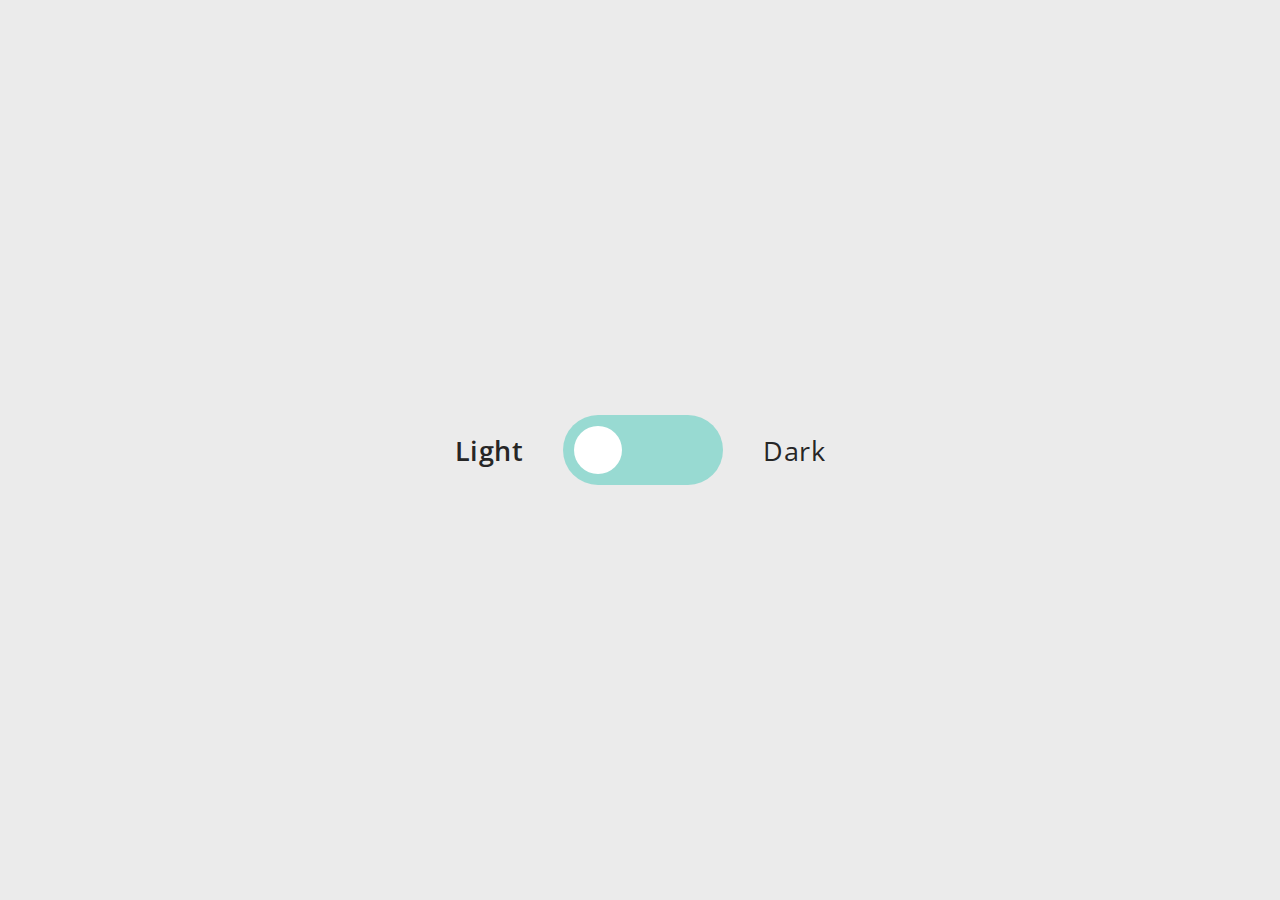
<file: docs/index.html>
<!DOCTYPE html>
<html lang="en">
<head>
    <meta charset="UTF-8">
    <meta http-equiv="X-UA-Compatible" content="IE=edge">
    <meta name="viewport" content="width=device-width, initial-scale=1.0">
    <title>Theme Toggle</title>

    <link rel="stylesheet" href="styles/style.css">

    <!-- Fonts -->
    <link rel="preconnect" href="https://fonts.googleapis.com">
    <link rel="preconnect" href="https://fonts.gstatic.com" crossorigin>
    <link href="https://fonts.googleapis.com/css2?family=Open+Sans:wght@400;500;600&display=swap" rel="stylesheet">

</head>
<body>

    <main id="toggle-container" class="toggle__container">
        <p class="toggle__text toggle__text--bold">Light</p>

        <div id="toggle-btn" class="toggle__btn">
            <div id="toggle-btn-circle" class="toggle__btn__circle"></div>
        </div>

        <p class="toggle__text">Dark</p>
    </main>
    
    <script src="script.js"></script>
</body>
</html>
</file>
<file: docs/styles/style.css>
* {
  margin: 0;
  padding: 0;
  border: 0;
  font-size: 100%;
  text-decoration: none;
  list-style: none;
}

a,
a:visited,
a:link,
a:hover {
  text-decoration: none;
  list-style: none;
}

body {
  font-size: 16px;
  font-family: 'Open Sans', sans-serif;
  background-color: #ebebeb;
}

@-webkit-keyframes slide-left-to-right {
  from {
    -webkit-transform: translateX(0);
            transform: translateX(0);
  }
  50% {
    width: 4rem;
  }
  to {
    -webkit-transform: translateX(90px);
            transform: translateX(90px);
  }
}

@keyframes slide-left-to-right {
  from {
    -webkit-transform: translateX(0);
            transform: translateX(0);
  }
  50% {
    width: 4rem;
  }
  to {
    -webkit-transform: translateX(90px);
            transform: translateX(90px);
  }
}

@-webkit-keyframes slide-right-to-left {
  from {
    -webkit-transform: translateX(90px);
            transform: translateX(90px);
  }
  50% {
    width: 4rem;
  }
  to {
    -webkit-transform: translateX(0);
            transform: translateX(0);
  }
}

@keyframes slide-right-to-left {
  from {
    -webkit-transform: translateX(90px);
            transform: translateX(90px);
  }
  50% {
    width: 4rem;
  }
  to {
    -webkit-transform: translateX(0);
            transform: translateX(0);
  }
}

.toggle__container {
  display: -webkit-box;
  display: -ms-flexbox;
  display: flex;
  -webkit-box-pack: center;
      -ms-flex-pack: center;
          justify-content: center;
  -webkit-box-align: center;
      -ms-flex-align: center;
          align-items: center;
  -webkit-box-orient: horizontal;
  -webkit-box-direction: normal;
      -ms-flex-direction: row;
          flex-direction: row;
  height: 100vh;
  -webkit-column-gap: 2.5rem;
          column-gap: 2.5rem;
}

.toggle__container--dark {
  background-color: #262626;
}

.toggle__text {
  color: #262626;
  font-size: 1.7rem;
  font-weight: 400;
  letter-spacing: 0.03rem;
}

.toggle__text--bold {
  font-weight: 600;
}

.toggle__text--dark {
  color: #ffffff;
}

.toggle__btn {
  width: 10rem;
  height: 4.375rem;
  border-radius: 3rem;
  background-color: #98dad2;
  display: -webkit-box;
  display: -ms-flexbox;
  display: flex;
  -webkit-box-align: center;
      -ms-flex-align: center;
          align-items: center;
}

.toggle__btn--dark {
  background-color: #20b4a2;
}

.toggle__btn__circle {
  width: 3rem;
  height: 3rem;
  border-radius: 3rem;
  background-color: #ffffff;
  margin-left: 0.6875rem;
  cursor: pointer;
}

.toggle__btn__circle--light {
  -webkit-animation-name: slide-right-to-left;
          animation-name: slide-right-to-left;
  -webkit-animation-duration: 500ms;
          animation-duration: 500ms;
  -webkit-animation-fill-mode: forwards;
          animation-fill-mode: forwards;
}

.toggle__btn__circle--dark {
  -webkit-animation-name: slide-left-to-right;
          animation-name: slide-left-to-right;
  -webkit-animation-duration: 500ms;
          animation-duration: 500ms;
  -webkit-animation-fill-mode: forwards;
          animation-fill-mode: forwards;
}
/*# sourceMappingURL=style.css.map */
</file>
